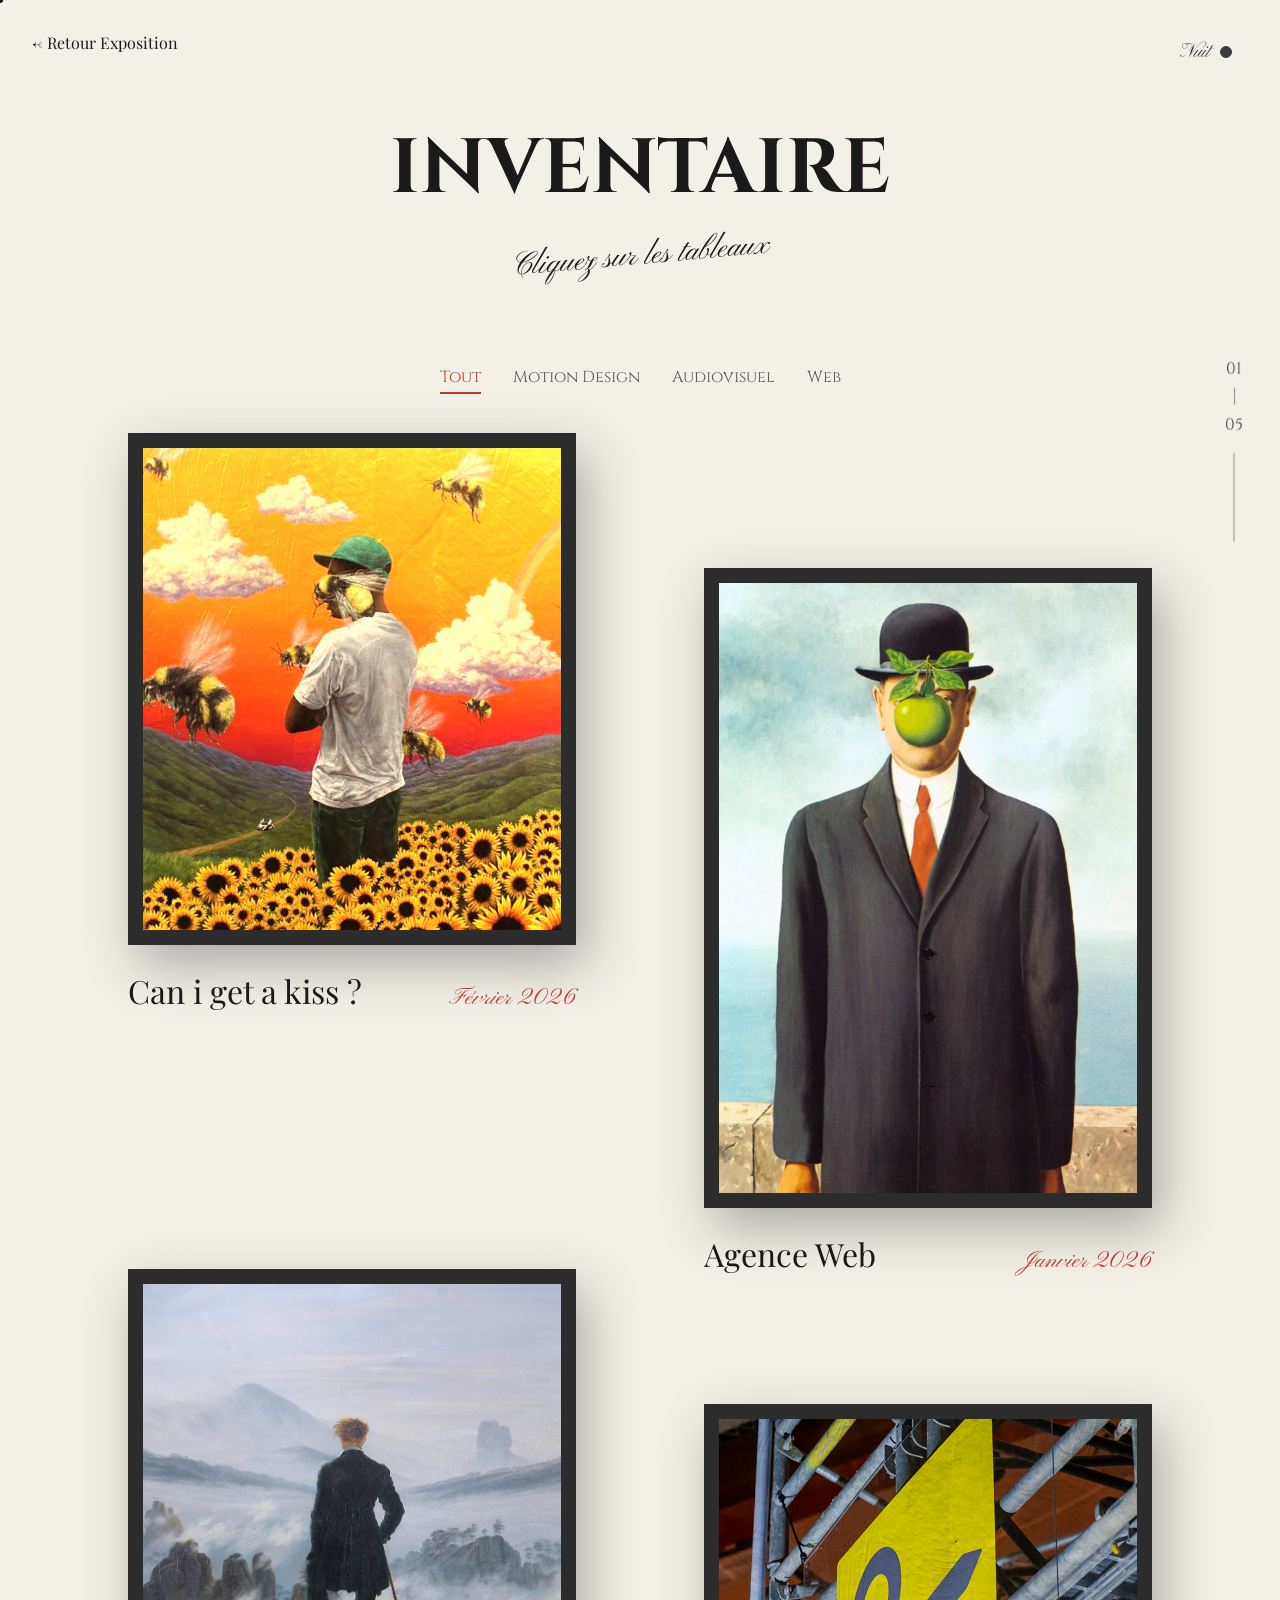
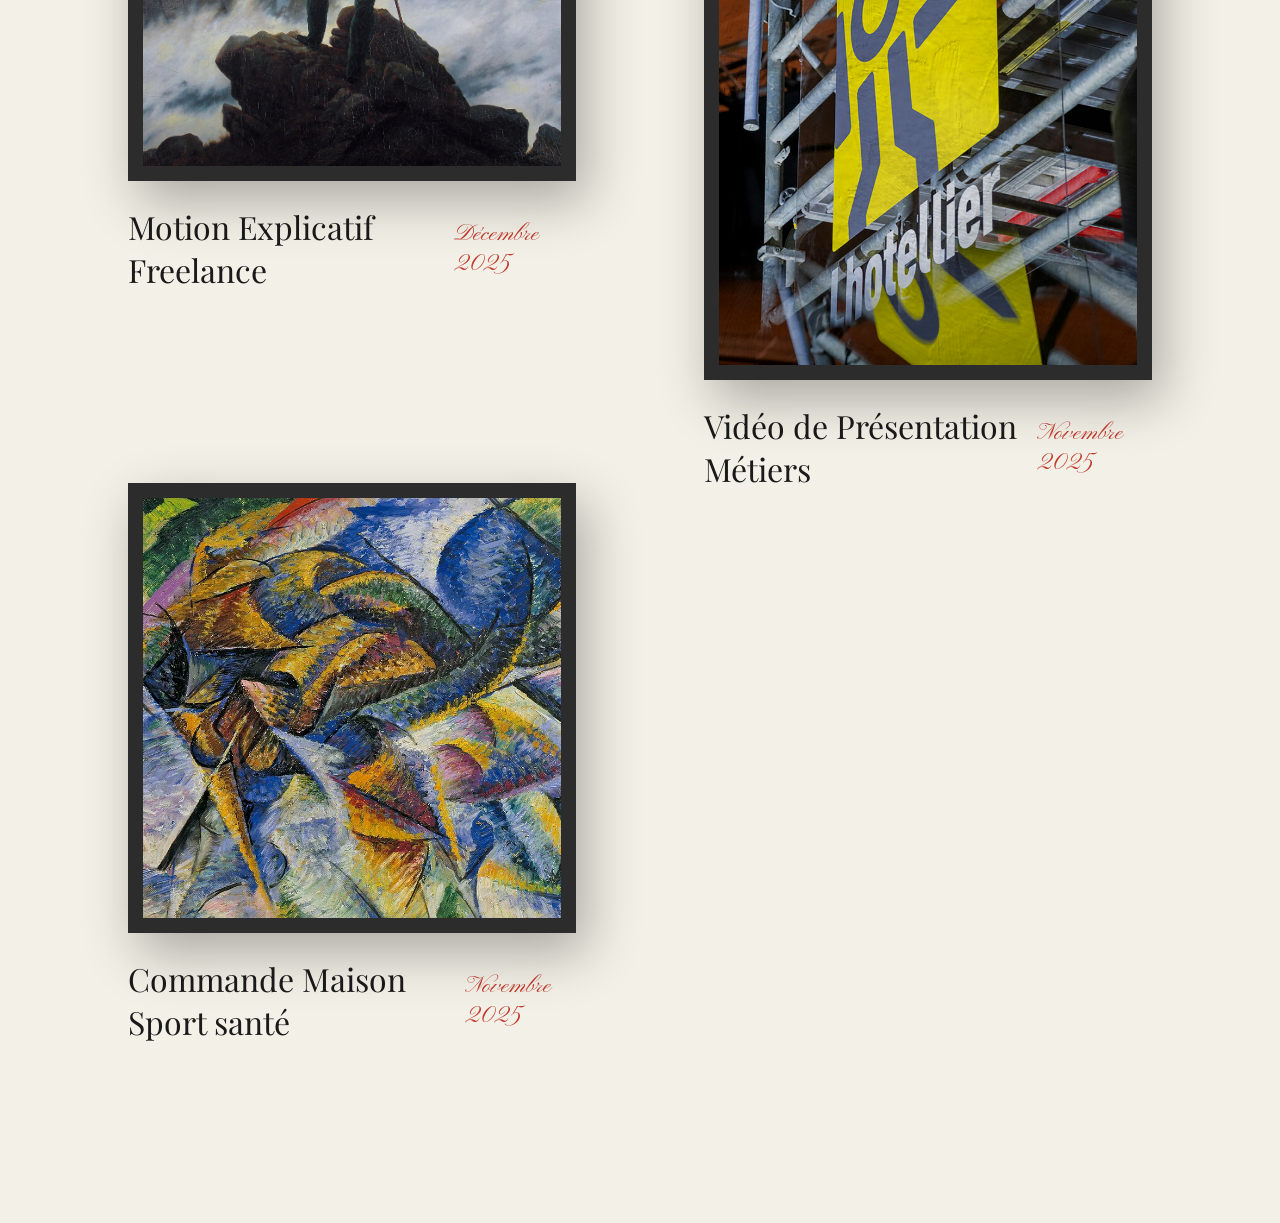
<file: projets.html>
<!DOCTYPE html>
<html lang="fr">
<head>
    <meta charset="UTF-8">
    <meta name="viewport" content="width=device-width, initial-scale=1.0">
    <title>Inventaire | Firmino Pedro</title>
    
    <link rel="preconnect" href="https://fonts.googleapis.com">
    <link rel="preconnect" href="https://fonts.gstatic.com" crossorigin>
    <link href="https://fonts.googleapis.com/css2?family=Cinzel:wght@400;700&family=Pinyon+Script&family=Playfair+Display:ital,wght@0,400;0,600;1,400&display=swap" rel="stylesheet">
    
    <link rel="stylesheet" href="style.css">
</head>
<body>

    <div class="noise-overlay"></div>
    <div class="cursor"></div>
    <div class="cursor-follower"></div>

    <button id="theme-toggle" class="theme-btn" aria-label="Changer l'ambiance">
    <span class="theme-text">Nuit</span>
    <div class="theme-icon"></div>
</button>

    <a href="index.html" class="back-fixed">&larr; Retour Exposition</a>

    <header class="catalog-header">
        <h1 class="hero-title">Inventaire</h1>
        <p class="signature">Cliquez sur les tableaux</p>
    </header>

    <div class="filter-bar">
        <button class="filter-btn active" data-filter="all">Tout</button>
        <button class="filter-btn" data-filter="webdesign">Motion Design</button>
        <button class="filter-btn" data-filter="creative-coding">Audiovisuel</button>
        <button class="filter-btn" data-filter="experiences">Web</button>
    </div>

    <!-- Fil d'Ariane (jauge) — piloté par script.js -->
<div class="catalog-gauge" data-filter="all" aria-hidden="true">
  <div class="gauge-counter">
    <span class="gauge-current">01</span>
    <span class="gauge-sep"></span>
    <span class="gauge-total">01</span>
  </div>
  <div class="gauge-line">
    <div class="gauge-fill"></div>
  </div>
</div>


    <section class="catalog-grid">
        <a href="canigetakiss.html" class="catalog-item" data-category="webdesign">
            <div class="painting-frame">
                <img src="images/tyler2.jpg" alt="Projet">
            </div>
            <div class="catalog-info">
                <span class="cat-title">Can i get a kiss ?</span>
                <span class="cat-year">Février 2026</span>
            </div>
        </a>

        <a href="suriagency.html" class="catalog-item" data-category="experiences">
            <div class="painting-frame"> <img src="images/filsdelhomme.jpg" alt="Projet">
            </div>
            <div class="catalog-info">
                <span class="cat-title">Agence Web</span>
                <span class="cat-year">Janvier 2026</span>
            </div>
        </a>

        <a href="freelance.html" class="catalog-item" data-category="webdesign">
            <div class="painting-frame">
                <img src="images/levoyageur.jpg" alt="Projet">
            </div>
            <div class="catalog-info">
                <span class="cat-title">Motion Explicatif Freelance</span>
                <span class="cat-year">Décembre 2025</span>
            </div>
        </a>

        <a href="lhotellier.html" class="catalog-item" data-category="creative-coding">
            <div class="painting-frame">
                <img src="images/lhotelier.jpg" alt="Projet">
            </div>
            <div class="catalog-info">
                <span class="cat-title">Vidéo de Présentation Métiers</span>
                <span class="cat-year">Novembre 2025</span>
            </div>
        </a>

        <a href="mms.html" class="catalog-item" data-category="creative-coding">
            <div class="painting-frame">
                <img src="images/cyclcist.jpg" alt="Projet">
            </div>
            <div class="catalog-info">
                <span class="cat-title">Commande Maison Sport santé</span>
                <span class="cat-year">Novembre 2025</span>
            </div>
        </a>
    </section>

    <script src="https://cdnjs.cloudflare.com/ajax/libs/gsap/3.12.2/gsap.min.js"></script>
    
    <script src="script.js"></script>
    
</body>
</html>
</file>
<file: style.css>
:root {
    --bg-color: #f3f0e7; /* Couleur papier crème */
    --text-color: #1a1a1a;
    --accent-color: #c0392b; /* Rouge peinture */
    --font-main: 'Playfair Display', serif;
    --font-script: 'Pinyon Script', cursive;
}

* {
    box-sizing: border-box;
    margin: 0;
    padding: 0;
    cursor: none; /* On cache le curseur par défaut */
}

body {
    background-color: var(--bg-color);
    color: var(--text-color);
    font-family: var(--font-main);
    overflow-x: hidden; /* Scroll géré par JS */
    height: 100vh;
    width: 100vw;
}

/* Texture de fond (Grain) */
.noise-overlay {
    position: fixed;
    top: 0;
    left: 0;
    width: 100%;
    height: 100%;
    pointer-events: none;
    z-index: 999;
    opacity: 0.05;
    background-image: url("https://grainy-gradients.vercel.app/noise.svg");
}

/* Loader */
.loader {
    position: fixed;
    top: 0;
    left: 0;
    width: 100%;
    height: 100%;
    background: #111;
    color: #fff;
    z-index: 1000;
    display: flex;
    justify-content: center;
    align-items: center;
    font-family: var(--font-script);
    font-size: 2rem;
}

/* Wrapper Horizontal */
.wrapper {
    display: flex;
    flex-wrap: nowrap;
    width: 700%; /* 5 sections de 100vw */
    height: 100vh;
}

.panel {
    width: 100vw;
    height: 100vh;
    display: flex;
    flex-direction: column;
    justify-content: center;
    align-items: center;
    position: relative;
    padding: 5vw;
}

/* Hero Section */
.hero-title {
    font-family: 'Cinzel', serif;
    font-size: 8vw;
    text-transform: uppercase;
    line-height: 0.9;
    mix-blend-mode: exclusion;
}

.hero-title .line {
    display: block;
    overflow: hidden; /* Pour l'animation de révélation */
}

.indent {
    margin-left: 15vw;
    font-style: italic;
    color: var(--accent-color);
}

.signature {
    font-family: var(--font-script);
    font-size: 2rem;
    margin-top: 2rem;
    transform: rotate(-5deg);
}

/* Project Frames */
.painting-frame {
    width: 40vw;
    height: 50vh;
    position: relative;
    border: 15px solid #2c2c2c;
    box-shadow: 10px 20px 50px rgba(0,0,0,0.3);
    overflow: hidden;
    transition: transform 0.3s ease;
}

.painting-frame img {
    width: 100%;
    height: 100%;
    object-fit: cover;
    transform: scale(1.2); /* Zoom initial */
}

.project-info {
    margin-top: 2rem;
    text-align: center;
}

.project-info h3 {
    font-size: 3rem;
    font-weight: 400;
}

.btn-paint {
    margin-top: 1rem;
    padding: 10px 30px;
    background: transparent;
    border: 1px solid var(--text-color);
    font-family: var(--font-main);
    text-transform: uppercase;
    letter-spacing: 2px;
    position: relative;
    overflow: hidden;
    color: var(--text-color);
}

.btn-paint::after {
    content: '';
    position: absolute;
    top: 0;
    left: 0;
    width: 0%;
    height: 100%;
    background: var(--accent-color);
    transition: width 0.3s ease;
    z-index: -1;
}

.btn-paint:hover {
    color: #fff;
    border-color: var(--accent-color);
}

.btn-paint:hover::after {
    width: 100%;
}

/* Contact */
.huge-link {
    font-size: 10vw;
    text-decoration: none;
    color: var(--text-color);
    font-weight: bold;
    transition: color 0.3s;
}

.huge-link:hover {
    color: var(--accent-color);
    font-family: var(--font-script); /* Changement de typo au survol */
}



*{ cursor: none; }

.cursor{
  position: fixed;
  width: 6px;
  height: 6px;
  border-radius: 50%;
  pointer-events: none;
  z-index: 3000;
  transform: translate(-50%, -50%);
  background: white;
  mix-blend-mode: difference;

  transition:
    width .18s ease,
    height .18s ease,
    border .18s ease,
    background .18s ease;
}

/* état cliquable */
.cursor.clickable{
  width: 18px;
  height: 18px;
  background: transparent;
  border: 1.5px solid white;
}


.bio-container {
    display: flex;
    align-items: center;
    justify-content: center;
    gap: 5vw;
    max-width: 80vw;
}

.bio-image-wrapper {
    position: relative;
    width: 25vw;
    height: 35vw;
}

.bio-img {
    width: 100%;
    height: 100%;
    object-fit: cover;
    filter: grayscale(100%) contrast(1); /* Style Noir & Blanc artistique */
    transition: filter 0.5s ease;
}

.bio-image-wrapper:hover .bio-img {
    filter: grayscale(0%); /* La couleur revient au survol */
}

.bio-frame {
    position: absolute;
    top: -20px;
    left: -20px;
    width: 100%;
    height: 100%;
    border: 2px solid var(--accent-color);
    z-index: -1;
    transition: transform 0.5s ease;
}

.bio-image-wrapper:hover .bio-frame {
    transform: translate(10px, 10px);
}

.bio-text {
    width: 35vw;
}

.section-title {
    font-family: 'Cinzel', serif;
    font-size: 4rem;
    margin-bottom: 2rem;
    position: relative;
    display: inline-block;
}

.section-title::after {
    content: '';
    position: absolute;
    bottom: 10px;
    left: 0;
    width: 40%;
    height: 2px;
    background: var(--accent-color);
}

.bio-desc {
    font-size: 1.2rem;
    line-height: 1.8;
    text-align: justify;
}

.highlight {
    font-family: var(--font-script);
    font-size: 1.5rem;
    color: var(--accent-color);
}

.signature-mark {
    margin-top: 3rem;
    font-family: var(--font-script);
    font-size: 2rem;
    text-align: right;
    opacity: 0.6;
}

/* --- STYLES COMPÉTENCES (L'Atelier) --- */
.skills-content {
    text-align: center;
    width: 80vw;
}

.subtitle {
    font-style: italic;
    opacity: 0.7;
    margin-bottom: 4rem;
}

.skills-cloud {
    display: flex;
    flex-wrap: wrap;
    justify-content: center;
    gap: 2rem;
    perspective: 1000px;
}

.skill-item {
    font-size: 2vw; /* Gros texte */
    padding: 1rem 2rem;
    border: 1px solid rgba(0,0,0,0.1);
    border-radius: 50px;
    transition: all 0.3s cubic-bezier(0.175, 0.885, 0.32, 1.275);
    background: white; /* Fond papier */
    position: relative;
}

/* Effet "Tache de peinture" au survol */
.skill-item:hover {
    background: var(--text-color);
    color: var(--bg-color);
    transform: scale(1.1) rotate(-3deg);
    border-color: transparent;
    box-shadow: 10px 10px 0px var(--accent-color);
}

/* Certains items mis en avant */
.skill-item.focus {
    border-color: var(--accent-color);
    color: var(--accent-color);
    font-weight: bold;
}
/* --- AJOUTS V2 --- */

/* Section Collection (Lien vers tous les projets) */
.collection-link {
    background-color: #1a1a1a; /* Contraste sombre */
    color: #f3f0e7;
}

.circle-link {
    position: relative;
    width: 200px;
    height: 200px;
    display: flex;
    justify-content: center;
    align-items: center;
    text-decoration: none;
    color: #f3f0e7;
    margin-top: 3rem;
    transition: transform 0.5s ease;
}

.circle-link:hover {
    transform: scale(1.1);
}

.circle-link span {
    font-family: 'Cinzel', serif;
    font-size: 1.5rem;
    z-index: 2;
}

.rotate-text {
    position: absolute;
    width: 100%;
    height: 100%;
    animation: spin 10s linear infinite;
    fill: var(--accent-color);
    font-family: var(--font-script);
    letter-spacing: 2px;
    font-size: 14px;
}

@keyframes spin {
    from { transform: rotate(0deg); }
    to { transform: rotate(360deg); }
}

/* Formulaire Artistique */
.contact-form-wrapper {
    width: 50vw;
    max-width: 600px;
}

.art-form {
    display: flex;
    flex-direction: column;
    gap: 3rem;
    margin-top: 2rem;
}

.input-group {
    position: relative;
    width: 100%;
}

.input-group input, 
.input-group textarea {
    width: 100%;
    background: transparent;
    border: none;
    outline: none;
    font-family: var(--font-main);
    font-size: 1.5rem;
    color: var(--text-color);
    padding: 10px 0;
    resize: none;
}

.input-group label {
    position: absolute;
    left: 0;
    top: 10px;
    font-family: var(--font-script);
    font-size: 1.5rem;
    color: #888;
    pointer-events: none;
    transition: 0.3s ease all;
}

.input-group .underline {
    position: absolute;
    bottom: 0;
    left: 0;
    width: 100%;
    height: 1px;
    background: #ccc;
}

.input-group .underline::after {
    content: '';
    position: absolute;
    bottom: 0;
    left: 0;
    width: 0%;
    height: 2px;
    background: var(--accent-color);
    transition: width 0.3s ease;
}

/* Animation Label Input */
.input-group input:focus ~ label,
.input-group input:not(:placeholder-shown) ~ label,
.input-group textarea:focus ~ label,
.input-group textarea:not(:placeholder-shown) ~ label {
    top: -25px;
    font-size: 1rem;
    color: var(--accent-color);
}

.input-group input:focus ~ .underline::after,
.input-group textarea:focus ~ .underline::after {
    width: 100%;
}

.btn-paint.large {
    align-self: flex-start;
    margin-top: 2rem;
    width: 100%;
}

.socials-minimal {
    margin-top: 3rem;
    text-align: center;
    font-family: var(--font-script);
    font-size: 1.2rem;
}

.socials-minimal a {
    color: var(--text-color);
    text-decoration: none;
}
.transition-overlay {
    position: fixed;
    top: 0;
    left: 0;
    width: 100%;
    height: 100vh;
    background-color: #1a1a1a; /* Couleur sombre pour le contraste */
    z-index: 9999;
    transform: scaleY(0);
    transform-origin: bottom;
    pointer-events: none;
}
/* --- Progress bar "fil d'ariane" (index) --- */
.exhibit-progress{
  position: fixed;
  left: 2rem;
  top: 2rem;
  bottom: auto;
  z-index: 980; /* sous le grain (999), au-dessus du contenu */
  width: min(420px, 78vw);
  padding: 0.9rem 1rem;
  border-radius: 18px;
  background: rgba(243, 240, 231, 0.85);
  border: 1px solid rgba(26,26,26,0.12);
  box-shadow: 0 16px 40px rgba(0,0,0,0.10);
  backdrop-filter: blur(6px);
}

.exhibit-progress__top{
  display: flex;
  align-items: baseline;
  justify-content: space-between;
  gap: 1rem;
  margin-bottom: 0.65rem;
}

.exhibit-progress__title{
  font-family: 'Cinzel', serif;
  font-size: 0.75rem;
  letter-spacing: 0.18em;
  text-transform: uppercase;
  opacity: 0.75;
}

.exhibit-progress__label{
  font-family: var(--font-script);
  font-size: 1.2rem;
  color: var(--accent-color);
  transform: rotate(-1.5deg);
  line-height: 1;
  white-space: nowrap;
}

.exhibit-progress__bar{
  position: relative;
  height: 10px;
  border-radius: 999px;
  background: rgba(26,26,26,0.12);
  overflow: hidden;
}

.exhibit-progress__fill{
  position: absolute;
  inset: 0;
  background: var(--accent-color);
  transform: scaleX(0);
  transform-origin: left center;
  will-change: transform;
}

.exhibit-progress__steps{
  position: absolute;
  inset: 0;
  list-style: none;
  margin: 0;
  padding: 0;
}

.exhibit-progress__step{
  position: absolute;
  top: 50%;
  transform: translate(-50%, -50%);
  width: 12px;
  height: 12px;
  border-radius: 999px;
  background: var(--bg-color);
  border: 1px solid rgba(26,26,26,0.35);
  box-shadow: 0 6px 16px rgba(0,0,0,0.10);
  cursor: none; /* ton curseur custom */
  transition: transform 0.2s ease, background 0.2s ease, border-color 0.2s ease;
}

.exhibit-progress__step:hover{
  transform: translate(-50%, -50%) scale(1.15);
  border-color: rgba(26,26,26,0.55);
}

.exhibit-progress__step.is-active{
  background: var(--accent-color);
  border-color: transparent;
  transform: translate(-50%, -50%) scale(1.15);
}

/* Mobile */
@media (max-width: 700px){
  .exhibit-progress{
    left: 1.25rem;
    top: 1.25rem;
    bottom: auto;
  }
  .exhibit-progress__label{
    font-size: 1.05rem;
  }
}
/* ================================
   RESPONSIVE iPhone + iPad (ADDON)
   À coller à la FIN de style.css
================================ */

/* iOS friendly viewport height (piloté par JS via --vh) */
html, body { height: 100%; }
body{
  height: auto;
  min-height: calc(var(--vh, 1vh) * 100);
}

/* Panels / wrapper utilisent la hauteur réelle du device (évite les sauts Safari iOS) */
.wrapper,
.panel{
  height: calc(var(--vh, 1vh) * 100);
}

/* Typo responsive (évite trop grand sur petit / trop petit sur grand) */
.hero-title{
  font-size: clamp(2.6rem, 8vw, 6rem);
}
.signature{
  font-size: clamp(1.2rem, 3.5vw, 2rem);
}
.section-title{
  font-size: clamp(2rem, 5.5vw, 4rem);
}
.project-info h3{
  font-size: clamp(1.8rem, 5vw, 3rem);
}
.skill-item{
  font-size: clamp(0.95rem, 2vw, 1.3rem);
}

/* "La Réserve" (remplace ton inline style supprimé) */
.hero-title--reserve{
  font-size: clamp(2.2rem, 6.5vw, 4.5rem);
}

/* Safe areas (notch) pour l’UI fixe */
.exhibit-progress{
  left: max(2rem, env(safe-area-inset-left));
  top: max(2rem, env(safe-area-inset-top));
}

/* ---------- iPad / Tablettes ---------- */
@media (max-width: 1024px){
  .panel{
    padding: clamp(1.25rem, 6vw, 3.5rem);
  }

  .indent{
    margin-left: 8vw; /* moins agressif que 15vw */
  }

  /* BIO : plus souple */
  .bio-container{
    max-width: 92vw;
    gap: 4vw;
  }
  .bio-image-wrapper{
    width: 40vw;
    height: 55vw;
  }
  .bio-text{
    width: 50vw;
  }
  .bio-desc{
    font-size: 1.1rem;
    line-height: 1.7;
  }

  /* Projets : frame plus lisible */
  .painting-frame{
    width: 70vw;
    height: 45vh;
    border-width: 10px;
  }

  /* Compétences */
  .skills-content{ width: 90vw; }
  .skills-cloud{ gap: 1.25rem; }

  /* Contact */
  .contact-form-wrapper{
    width: 80vw;
    max-width: 680px;
  }

  /* Réserve : cercle plus compact */
  .circle-link{
    width: 180px;
    height: 180px;
  }
}

/* ---------- iPhone / petits écrans ---------- */
@media (max-width: 700px){
  .panel{
    padding: 8vw 6vw;
  }

  /* Progress bar plus large et safe-area */
  .exhibit-progress{
    width: min(360px, 92vw);
    left: max(1.25rem, env(safe-area-inset-left));
    top: max(1.25rem, env(safe-area-inset-top));
  }

  /* BIO : stack en colonne */
  .bio-container{
    flex-direction: column;
    align-items: center;
    gap: 2.5rem;
    max-width: 94vw;
  }
  .bio-image-wrapper{
    width: 72vw;
    height: 92vw;
  }
  .bio-text{
    width: 100%;
  }
  .bio-desc{
    text-align: left;   /* plus agréable sur mobile */
    font-size: 1.05rem;
    line-height: 1.75;
  }
  .highlight{
    font-size: 1.25rem;
  }

  /* Projets : plein écran-ish */
  .painting-frame{
    width: 86vw;
    height: 48vh;
    border-width: 10px;
  }

  .project-info{
    margin-top: 1.25rem;
  }

  /* Boutons : faciles à cliquer */
  .btn-paint{
    width: 100%;
    padding: 12px 18px;
  }

  /* Skills */
  .skills-cloud{ gap: 1rem; }
  .skill-item{
    padding: 0.8rem 1.2rem;
  }

  /* Réserve */
  .circle-link{
    width: 160px;
    height: 160px;
  }

  /* Form */
  .contact-form-wrapper{
    width: 90vw;
  }
  .input-group input,
  .input-group textarea{
    font-size: 1.15rem;
  }
  .input-group label{
    font-size: 1.25rem;
  }
}

/* ---------- Touch devices : pas de curseur custom ---------- */
@media (hover: none) and (pointer: coarse){
  *{ cursor: auto !important; }

  .cursor,
  .cursor-follower{
    display: none !important;
  }

  .exhibit-progress__step{
    cursor: pointer !important;
  }

  a, button{
    -webkit-tap-highlight-color: rgba(192,57,43,0.18);
  }

  .btn-paint,
  .circle-link{
    touch-action: manipulation;
  }
}
/* =======================================================
   PARCOURS FINAL : FRISE HISTORIQUE AVEC LOGO À DROITE
   ======================================================= */

.journey-content {
    width: 95vw; /* On élargit un peu pour faire de la place au 5ème */
    max-width: 1300px;
    margin: 0 auto;
}

.museum-timeline {
    display: grid;
    grid-template-rows: 1fr 2px 1fr;
    grid-template-columns: repeat(5, 1fr); /* 5 COLONNES ! */
    gap: 0 2vw; /* Un peu moins d'écart pour que les 5 rentrent bien */
    position: relative;
    margin-top: 6rem;
    align-items: center;
}

/* Fix pour l'assignation des 5 colonnes */
.museum-item:nth-child(2) { grid-column: 1; }
.museum-item:nth-child(3) { grid-column: 2; }
.museum-item:nth-child(4) { grid-column: 3; }
.museum-item:nth-child(5) { grid-column: 4; }
.museum-item:nth-child(6) { grid-column: 5; } /* La 5ème expérience gérée ici */

/* --- L'AXE CENTRAL --- */
.museum-axis {
    grid-row: 2;
    grid-column: 1 / -1;
    height: 2px;
    background: rgba(0,0,0,0.15);
    z-index: 1;
    transform-origin: left center;
}
[data-theme="dark"] .museum-axis { background: rgba(255,255,255,0.15); }

/* --- STRUCTURE DES ITEMS (Haut/Bas) --- */
.museum-item {
    position: relative;
    display: flex;
    flex-direction: column;
}

.museum-item.top {
    grid-row: 1;
    justify-content: flex-end;
    padding-bottom: 35px; /* Espace pour la tige */
}

.museum-item.bottom {
    grid-row: 3;
    justify-content: flex-start;
    padding-top: 35px; /* Espace pour la tige */
}

/* --- LA CARTE (Texte à gauche, Logo à droite) --- */
.museum-card {
    display: flex;
    justify-content: space-between;
    align-items: flex-start;
    gap: 1.5rem;
    text-align: left;
    transition: transform 0.3s ease;
}

.m-content-wrap {
    flex: 1;
}

/* --- LE NOUVEAU BADGE D'ENTREPRISE (Créatif & Dynamique) --- */
.m-brand {
    position: relative;
    width: 90px;
    height: 90px;
    flex-shrink: 0;
    display: flex;
    align-items: center;
    justify-content: center;
    margin-top: -10px; /* L'aligne joliment avec la date */
}

/* Le texte tournant autour du logo */
.m-ring {
    position: absolute;
    width: 100%;
    height: 100%;
    animation: spin 15s linear infinite; /* Rotation lente par défaut */
    fill: var(--text-color);
    font-family: var(--font-main);
    font-size: 11.5px;
    letter-spacing: 1.5px;
    opacity: 0.3;
    transition: opacity 0.4s ease, fill 0.4s ease;
}

[data-theme="dark"] .m-ring {
    fill: var(--text-color);
}

/* Le conteneur du logo au centre */
.m-logo-center {
    width: 45px;
    height: 45px;
    background: transparent;
    display: flex;
    align-items: center;
    justify-content: center;
    z-index: 2;
    transition: transform 0.6s cubic-bezier(0.34, 1.56, 0.64, 1), filter 0.4s ease;
    filter: grayscale(100%) opacity(0.8); /* Noir & Blanc artistique au repos */
}

.m-logo-center img {
    width: 100%;
    height: 100%;
    object-fit: contain;
}

/* EFFETS MAGIQUES AU SURVOL DE L'EXPÉRIENCE */
.museum-item:hover .m-ring {
    opacity: 1;
    fill: var(--accent-color);
    animation: spin 6s linear infinite; /* Le texte tourne plus vite ! */
}

.museum-item:hover .m-logo-center {
    transform: scale(1.4) rotate(5deg); /* Le logo sort de l'écran avec un léger tilt */
    filter: grayscale(0%) opacity(1); /* La couleur revient ! */
}

/* On désactive les anciens styles m-logo sur mobile pour adapter le badge */
@media (max-width: 900px) {
    .m-brand {
        width: 70px;
        height: 70px;
        margin-top: 0;
    }
    .m-ring {
        font-size: 14px;
    }
    .m-logo-center {
        width: 35px;
        height: 35px;
    }
}

/* --- POINTS ET TIGES --- */
.museum-dot {
    position: absolute;
    width: 14px;
    height: 14px;
    border-radius: 50%;
    background: var(--bg-color);
    border: 2px solid var(--text-color);
    left: 0;
    z-index: 3;
    transition: 0.3s ease;
}
.museum-item.top .museum-dot { bottom: -7px; }
.museum-item.bottom .museum-dot { top: -7px; }

.museum-stem {
    position: absolute;
    width: 2px;
    height: 35px; /* Réduit de 45px à 35px pour compacter */
    background: rgba(0,0,0,0.1);
    left: 6px;
    z-index: 2;
}
[data-theme="dark"] .museum-stem { background: rgba(255,255,255,0.1); }
.museum-item.top .museum-stem { bottom: 0; }
.museum-item.bottom .museum-stem { top: 0; }

/* --- TYPOGRAPHIE INTERNE --- */
.m-date {
    display: block;
    font-family: 'Cinzel', serif;
    font-size: 1.6rem;
    font-weight: 700;
    color: var(--accent-color);
    line-height: 1;
    margin-bottom: 0.3rem;
}

.m-tag {
    font-family: var(--font-script);
    color: var(--text-color);
    opacity: 0.7;
    font-size: 1.1rem;
    display: block;
    margin-bottom: 0.8rem;
}

.m-title {
    font-family: 'Cinzel', serif;
    font-size: 1.2rem;
    color: var(--text-color);
    margin-bottom: 0.5rem;
}

.m-desc {
    font-size: 0.9rem;
    line-height: 1.5;
    opacity: 0.8;
    margin-bottom: 1rem;
}

.m-school {
    display: inline-block;
    font-size: 0.7rem;
    text-transform: uppercase;
    letter-spacing: 1px;
    padding: 3px 8px;
    border: 1px solid rgba(0,0,0,0.15);
    opacity: 0.7;
}

/* --- EFFETS AU SURVOL --- */
.museum-item:hover .museum-dot {
    background: var(--accent-color);
    border-color: var(--accent-color);
    transform: scale(1.3);
}

.museum-item:hover .m-logo {
    transform: translateY(-5px) scale(1.1);
    box-shadow: 0 8px 20px rgba(0,0,0,0.1);
}

/* --- MOBILE RESPONSIVE --- */
@media (max-width: 900px) {
    .museum-timeline {
        display: flex;
        flex-direction: column;
        gap: 3rem;
    }
    .museum-axis {
        position: absolute;
        width: 2px;
        height: 100%;
        left: 6px;
        top: 0;
    }
    .museum-item.top, .museum-item.bottom {
        width: 100%;
        padding: 0 0 0 40px;
    }
    .museum-item.top .museum-dot, .museum-item.bottom .museum-dot {
        left: 0;
        top: 8px;
        bottom: auto;
    }
    .museum-item.top .museum-stem, .museum-item.bottom .museum-stem {
        display: none;
    }
    .museum-card {
        gap: 1rem;
    }
    .m-logo {
        width: 40px;
        height: 40px;
    }
}

/* --- PARTIE GAUCHE (Dates) --- */
.ed-left {
    flex: 0 0 100px; /* Largeur fixe pour les dates */
    text-align: right;
    padding-top: 0.5rem;
}

.ed-year {
    font-family: 'Cinzel', serif;
    font-size: 1.8rem;
    line-height: 1.2;
    color: var(--text-color);
    font-weight: 700;
    opacity: 0.3; /* Discret par défaut */
    transition: opacity 0.3s ease, color 0.3s ease;
}

.ed-item:hover .ed-year {
    opacity: 1;
    color: var(--accent-color); /* Devient rouge au survol */
}

/* --- LA LIGNE DE SÉPARATION --- */
.ed-divider {
    width: 1px;
    background-color: rgba(0,0,0,0.1);
    position: relative;
}

/* La ligne colorée qui descend */
.ed-divider::after {
    content: '';
    position: absolute;
    top: 0; left: 0;
    width: 2px; /* Un peu plus épais */
    height: 0%; /* Invisible au début */
    background-color: var(--accent-color);
    transition: height 0.4s ease;
}

.ed-item:hover .ed-divider::after {
    height: 100%; /* Se remplit au survol */
}

/* --- PARTIE DROITE (Contenu) --- */
.ed-right {
    flex: 1;
    padding-top: 0.2rem;
    padding-bottom: 2rem;
}

.ed-tag {
    font-family: var(--font-script);
    color: var(--accent-color);
    font-size: 1.2rem;
    margin-bottom: 0.5rem;
    display: block;
}

.ed-title {
    font-family: 'Cinzel', serif;
    font-size: 1.8rem;
    margin-bottom: 1rem;
    color: var(--text-color);
}

.ed-desc {
    font-family: var(--font-main);
    font-size: 1.1rem;
    line-height: 1.6;
    margin-bottom: 1.5rem;
    opacity: 0.8;
    max-width: 500px;
}

.ed-school {
    display: inline-block;
    font-size: 0.85rem;
    text-transform: uppercase;
    letter-spacing: 1px;
    padding: 5px 10px;
    border: 1px solid rgba(0,0,0,0.1);
    opacity: 0.6;
}

.journey-mark {
    text-align: right;
    font-family: var(--font-script);
    margin-top: 2rem;
    opacity: 0.5;
}

/* --- RESPONSIVE MOBILE --- */
@media (max-width: 768px) {
    .ed-item {
        flex-direction: column; /* On empile tout */
        gap: 1rem;
        padding-bottom: 3rem;
        border-left: 1px solid rgba(0,0,0,0.1); /* Ligne à gauche sur mobile */
        padding-left: 1.5rem;
    }

    .ed-divider { display: none; } /* On cache la ligne centrale */

    .ed-left {
        text-align: left;
        flex: auto;
    }
    
    .ed-year {
        font-size: 1.5rem;
    }

    .ed-title {
        font-size: 1.4rem;
    }
}
/* Modification du conteneur principal */
.journey-content {
    width: 80vw;
    max-width: 900px;
}


.editorial-timeline::-webkit-scrollbar {
  width: 4px;
}
.editorial-timeline::-webkit-scrollbar-track {
  background: transparent;
}
.editorial-timeline::-webkit-scrollbar-thumb {
  background-color: var(--accent-color);
  border-radius: 4px;
}


/* Ajustement pour que ça rentre mieux (plus compact) */
.ed-item {
    display: flex;
    align-items: stretch;
    gap: 3rem;
    padding-bottom: 2rem; /* Réduit un peu l'espace (était 3rem) */
    position: relative;
    transition: transform 0.3s ease;
}

.ed-year {
    font-size: 1.5rem; /* Un peu plus petit pour l'élégance */
}

.ed-title {
    font-size: 1.5rem; /* Un peu plus petit */
    margin-bottom: 0.5rem;
}

.ed-desc {
    font-size: 1rem;
    margin-bottom: 1rem;
    max-width: 100%; /* Utilise toute la largeur dispo */
}


        .catalog-header {
            padding: 15vh 5vw 10vh;
            text-align: center;
        }

        .filter-bar {
            display: flex;
            justify-content: center;
            gap: 2rem;
            margin-bottom: 5vh;
            font-family: 'Cinzel', serif;
        }

        .filter-btn {
            background: none;
            border: none;
            font-family: inherit;
            font-size: 1rem;
            opacity: 0.5;
            transition: 0.3s;
            position: relative;
        }

        .filter-btn.active, .filter-btn:hover {
            opacity: 1;
            color: var(--accent-color);
        }

        .catalog-grid {
            display: grid;
            grid-template-columns: repeat(2, 1fr);
            gap: 10vw; /* Espacement énorme pour l'effet galerie */
            padding: 0 10vw 20vh;
        }

        .catalog-item {
            position: relative;
            display: block; /* Link container */
        }

        /* Décalage une colonne sur deux pour effet masonry */
        .catalog-item:nth-child(even) {
            transform: translateY(15vh);
        }

        .catalog-info {
            margin-top: 1.5rem;
            display: flex;
            justify-content: space-between;
            align-items: baseline;
            border-bottom: none;
            padding-bottom: 0;
        }

        .cat-title { font-size: 2rem; font-family: 'Playfair Display', serif; }
        .cat-year { font-family: 'Pinyon Script', cursive; color: var(--accent-color); font-size: 1.5rem; }
        
        .back-fixed {
            position: fixed;
            top: 2rem;
            left: 2rem;
            z-index: 100;
            text-decoration: none;
            color: var(--text-color);
            mix-blend-mode: normal;
        }
    
        /* --- Corrections demandées --- */
        .catalog-header .hero-title{
            mix-blend-mode: normal;
            color: var(--text-color);
        }
        .back-fixed{
            mix-blend-mode: normal;
            color: var(--text-color);
            opacity: 1;
        }

        /* Tri */
        .catalog-item.is-hidden{ display:none; }
        .filter-btn{
            color: var(--text-color);
            opacity: 0.7;
            cursor: none;
        }
        .filter-btn.active{ opacity: 1; }
        .filter-btn::after{
            content:'';
            position:absolute;
            left:0;
            bottom:-6px;
            width:0%;
            height:2px;
            background: var(--accent-color);
            transition: width 0.3s ease;
        }
        .filter-btn.active::after,
        .filter-btn:hover::after{
            width:100%;
        }

/* ================================
   PROJETS (catalogue) — inline styles moved here
================================ */

/* Remplace: <h1 class="hero-title" style="font-size: 6vw;"> */
.catalog-header .hero-title{
  font-size: 6vw;
}

/* Remplace: style="width: 100%; height: ...vw" sur .painting-frame */
.catalog-grid .painting-frame{
  width: 100%;
}

/* Heights par item (comme dans le HTML original) */
.catalog-grid .catalog-item:nth-child(1) .painting-frame{ height: 40vw; }
.catalog-grid .catalog-item:nth-child(2) .painting-frame{ height: 50vw; }
.catalog-grid .catalog-item:nth-child(3) .painting-frame{ height: 40vw; }
.catalog-grid .catalog-item:nth-child(4) .painting-frame{ height: 45vw; }


/* =========================================
   PROJET V2 : STYLE VIDÉO / MOTION (Fond Clair)
   ========================================= */

/* NOUVEAU CODE (compatible Nuit) */
body.project-v2 {
    overflow-y: auto !important;
    height: auto !important;
    overflow-x: hidden;
    background-color: var(--bg-color); /* On utilise la variable dynamique */
}

/* Bouton Fermer : en haut à gauche (laisser le switch à droite) */
.back-floating {
  position: fixed;

  /* En haut à gauche + safe-area iPhone */
  top: max(2rem, env(safe-area-inset-top));
  left: max(2rem, env(safe-area-inset-left));
  right: auto;

  z-index: 2000; /* même niveau que le bouton theme */
  display: flex;
  align-items: center;
  gap: 10px;

  text-decoration: none;
  color: var(--text-color);
}

.back-icon { font-size: 1.5rem; line-height: 1; }
.back-label {
  font-family: 'Cinzel', serif;
  text-transform: uppercase;
  font-size: 0.8rem;
  letter-spacing: 2px;
}


/* --- HERO SECTION --- */
.v2-hero {
    height: 90vh;
    position: relative;
    display: flex; align-items: center; justify-content: center;
    overflow: hidden;
    background: var(--bg-color); /* Fond clair confirmé */
}




/* La ligne rouge reste ROUGE (pas de blend) */
.v2-title .line.indent{
  mix-blend-mode: normal;
  color: var(--accent-color);
  text-shadow: 0 10px 30px rgba(0,0,0,0.5);
}

/* Le meta-tag rouge reste rouge aussi */
.meta-tag{
  mix-blend-mode: normal;
  color: var(--accent-color);
}


.meta-tag {
    font-family: var(--font-script);
    font-size: 1.5rem;
    display: block; margin-bottom: 1rem;
    /* Pas de blend mode sur le rouge sinon ça devient cyan */
    color: var(--accent-color); 
    mix-blend-mode: normal; 
}

.v2-title {
    font-family: 'Cinzel', serif;
    font-size: 10vw;
    line-height: 0.8;
    text-transform: uppercase;
}
.v2-title .indent {
    margin-left: 15vw;
    font-style: italic;
    font-family: 'Playfair Display', serif;
    
    /* Le Rouge Peinture */
    color: var(--accent-color);
 
    
    /* IMPORTANT : On sort ce mot du mix-blend-mode du parent */
    /* Isolation permet de garder la couleur rouge pure */
    isolation: isolate; 
    mix-blend-mode: normal;
    
    /* Petite ombre pour qu'il soit lisible sur les fleurs jaunes/vertes */
    text-shadow: 0 10px 30px rgba(0,0,0,0.5);
}

.v2-hero-visual {
    width: 60vw; height: 70vh;
    z-index: 1;
    transform: rotate(2deg);
    position: relative;
}

.hero-paint {
    width: 100%; height: 100%;
    border: none;
    /* Ombre douce pour fond clair */
    box-shadow: 20px 20px 60px rgba(0,0,0,0.15); 
}
.hero-paint img {
    width: 100%; height: 100%; object-fit: cover;
    /* Filtre léger pour unifier */
    filter: sepia(10%) contrast(1.1); 
}

/* Hero V2 : vidéo doit remplir le cadre comme une image */
.hero-paint video{
  width: 100%;
  height: 100%;
  display: block;
  object-fit: contain;      /* ENTIER (pas coupé) */
  object-position: center;
  background: var(--bg-color); /* optionnel : couleur derrière si bandes */
}



/* --- GRID LAYOUT --- */
.v2-grid-layout {
    display: grid; grid-template-columns: 1fr 2fr;
    gap: 5vw; width: 90vw; margin: 10vh auto;
    position: relative;
}

.v2-sticky-sidebar { position: relative; }

.cartel-box {
    position: sticky; top: 15vh;
    padding: 2rem;
    border-top: 2px solid var(--accent-color);
}

.cartel-title { font-family: 'Cinzel', serif; font-size: 1.2rem; margin-bottom: 2rem; color: var(--text-color); }
.cartel-list { list-style: none; padding: 0; margin-bottom: 3rem; }
.cartel-list li { margin-bottom: 1.5rem; font-family: var(--font-main); font-size: 1rem; color: var(--text-color); }
.cartel-list li span { display: block; font-family: 'Cinzel', serif; font-size: 0.75rem; opacity: 0.5; margin-bottom: 0.2rem; text-transform: uppercase; }

.v2-scroll-content { padding-top: 15vh; }

.text-chapter { width: 80%; margin-bottom: 10vh; }
.chapter-number { font-family: var(--font-script); color: var(--accent-color); font-size: 2rem; display: block; margin-bottom: 1rem; }
.text-chapter h3 { font-family: 'Cinzel', serif; font-size: 2.5rem; margin-bottom: 1.5rem; color: var(--text-color); }
.text-chapter p { font-size: 1.2rem; line-height: 1.8; text-align: justify; color: var(--text-color); }

/* --- NOUVEAU : STYLE VIDEO CHAPTER --- */
.video-chapter {
    margin: 5vh 0 15vh 0;
    width: 100%;
}

/* ===============================
   Chapter split (texte gauche / vidéo droite)
   =============================== */
.chapter-split{
  display: grid;
  grid-template-columns: 1.15fr 0.85fr; /* texte un peu + large que la vidéo */
  gap: 4vw;
  align-items: start;
  margin-bottom: 15vh; /* garde un rythme similaire au reste */
}

/* On neutralise les largeurs/marges prévues pour l'empilement */
.chapter-split .text-chapter{
  width: 100%;
  margin-bottom: 0;
}

.chapter-split .video-chapter{
  width: 100%;
  margin: 0;
}

/* Optionnel : pour que la verticale reste propre dans la colonne */
.chapter-split .vertical-video{
  width: min(420px, 100%);
  margin: 0 auto;
}

/* Sur iPad/iPhone : on repasse en pile (comme ton layout mobile actuel) */
@media (max-width: 900px){
  .chapter-split{
    grid-template-columns: 1fr;
    gap: 2rem;
    margin-bottom: 10vh;
  }
}


.video-frame {
    width: 100%; 
    height: auto; 
    aspect-ratio: 16/9;
    border: 10px solid #fff; /* Cadre blanc autour de la vidéo */
    box-shadow: 0 20px 50px rgba(0,0,0,0.1);
    position: relative;
}

.video-frame video {
    width: 100%; height: 100%;
    object-fit: cover;
    display: block;
}

.video-caption {
    font-family: var(--font-script);
    text-align: right;
    margin-top: 1rem;
    font-size: 1.2rem;
    opacity: 0.6;
}

.gallery-duo { display: flex; gap: 2rem; margin-bottom: 15vh; }
.duo-item { flex: 1; height: 40vw; overflow: hidden; }
.duo-item img { width: 100%; height: 120%; object-fit: cover; }
.duo-item:nth-child(2) { margin-top: 10vh; }

/* --- NEXT --- */
.v2-next {
    height: 40vh; display: flex; align-items: center; justify-content: center;
    background: #1a1a1a; color: #f3f0e7; text-align: center;
}
.next-sub { display: block; font-family: var(--font-script); font-size: 1.5rem; color: var(--accent-color); margin-bottom: 1rem; }
.next-title { font-family: 'Cinzel', serif; font-size: 5vw; color: #f3f0e7; text-decoration: none; transition: letter-spacing 0.5s ease; }
.next-title:hover { letter-spacing: 10px; }

@media (max-width: 900px) {
    .v2-grid-layout { grid-template-columns: 1fr; }
    .cartel-box { position: relative; top: 0; margin-bottom: 3rem; border-top: none; border-left: 2px solid var(--accent-color); }
    .v2-scroll-content { padding-top: 0; }
    .v2-title { font-size: 15vw; }
    .v2-hero-visual { width: 80vw; height: 50vh; }
    .text-chapter { width: 100%; }
    .gallery-duo { flex-direction: column; }
    .duo-item { height: 60vh; }
}

/* À ajouter à la fin de style.css */

/* Pour les mockups de site web */
.web-mockup img.scroll-img {
    width: 100%;
    height: 100%;
    object-fit: cover; /* Ou 'contain' si tu veux voir tout le site sans couper */
    object-position: top; /* On montre le haut du site en priorité */
}

/* =========================================
   MODE GALERIE NOCTURNE (DARK MODE)
   ========================================= */

/* 1. Définition des couleurs Nuit */
[data-theme="dark"] {
    --bg-color: #121212;      /* Noir charbon profond */
    --text-color: #e0e0e0;    /* Blanc cassé pour ne pas agresser l'œil */
    --accent-color: #ff4757;  /* Rouge légèrement plus vif pour le contraste */
    --frame-border: #2a2a2a;
}

/* Transition douce pour tout le site */
body, .panel, .timeline-card, .skill-item, .painting-frame {
    transition: background-color 0.6s ease, color 0.6s ease, border-color 0.6s ease;
}

/* 2. Ajustements spécifiques au mode sombre */

/* Le grain (noise) doit être plus subtil sur fond noir */
[data-theme="dark"] .noise-overlay {
    opacity: 0.08;
    background-image: url("https://grainy-gradients.vercel.app/noise.svg"); 
    filter: invert(1); /* Inverse le grain pour qu'il soit clair sur fond sombre */
}

/* Inversion des bordures et cartes */
[data-theme="dark"] .painting-frame {
    border-color: #333;
    box-shadow: 0 20px 60px rgba(0,0,0,0.8); /* Ombres plus profondes */
}

[data-theme="dark"] .timeline-card,
[data-theme="dark"] .skill-item {
    background: #1e1e1e; /* Carte gris foncé */
    border-color: #333;
    color: var(--text-color);
}

[data-theme="dark"] .skill-item:hover {
    background: var(--text-color);
    color: var(--bg-color);
}

/* Le formulaire et les inputs */
[data-theme="dark"] .input-group input, 
[data-theme="dark"] .input-group textarea {
    color: var(--text-color);
}
[data-theme="dark"] .input-group .underline {
    background: #444;
}

/* La barre de progression (fil d'ariane) */
[data-theme="dark"] .exhibit-progress {
    background: rgba(30, 30, 30, 0.85);
    border-color: rgba(255,255,255,0.1);
}
[data-theme="dark"] .exhibit-progress__step {
    background: #121212;
    border-color: rgba(255,255,255,0.3);
}

/* --- LE BOUTON SWITCH (Style DA) --- */
.theme-btn {
    position: fixed;
    top: 2.5rem;
    right: 3rem;
    z-index: 2000; /* Au-dessus de tout */
    background: transparent;
    border: none;
    display: flex;
    align-items: center;
    gap: 10px;
    font-family: var(--font-script);
    font-size: 1.2rem;
color: #fff;
mix-blend-mode: difference;

    opacity: 0.8;
    transition: transform 0.3s ease, opacity 0.3s;
}

.theme-btn:hover {
    opacity: 1;
    transform: scale(1.1);
}

.theme-icon {
    width: 12px;
    height: 12px;
    border-radius: 50%;
    border: 1px solid currentColor;
    background: currentColor; /* Plein = Jour */
    transition: background 0.3s ease;
}

/* En mode nuit, l'icône devient un cercle vide (Lune/Nuit) */
[data-theme="dark"] .theme-icon {
    background: transparent; 
}

/* Ajustement Mobile */
@media (max-width: 700px) {
    .theme-btn {
        top: 1.5rem;
        right: 1.5rem;
    }
}
/* ===============================
   MODE NUIT : section Réserve claire
   =============================== */

[data-theme="dark"] .collection-link {
    background: #f3f0e7; /* même fond que ton site */
    color: #1a1a1a;
}

/* textes à l'intérieur */
[data-theme="dark"] .collection-link h2,
[data-theme="dark"] .collection-link p,
[data-theme="dark"] .collection-link span {
    color: #1a1a1a;
}

/* ligne décorative */
[data-theme="dark"] .collection-link::before,
[data-theme="dark"] .collection-link::after {
    background: #1a1a1a;
}
/* FIX: "La Réserve" (h2.hero-title--reserve) devient noir en mode nuit */
[data-theme="dark"] .collection-link .hero-title--reserve{
  color: #111 !important;
  mix-blend-mode: normal !important; /* annule le "exclusion" qui grise */
  opacity: 1 !important;
}
[data-theme="dark"] .collection-link .subtitle{
  color: #111 !important;
  opacity: 0.9;
}

/* ===============================
   Parcours : section moins haute
   =============================== */
.panel.journey {
    height: auto;
    min-height: 80vh;
    padding-top: 4vh;    /* On réduit drastiquement le vide en haut (était 12vh) */
    padding-bottom: 8vh;
    justify-content: flex-start; 
}
.museum-timeline {
    display: grid;
    grid-template-rows: 1fr 2px 1fr;
    grid-template-columns: repeat(5, 1fr);
    gap: 0 3vw;
    position: relative;
    margin-top: 2rem;    /* On rapproche la frise du titre (était 6rem) */
    align-items: center;
}

/* =========================================
   MOBILE / iPAD : INDEX en scroll vertical
   ========================================= */

body.is-mobile{
  height: auto !important;
  width: 100% !important;
  overflow-x: hidden !important;
  overflow-y: auto !important;
}

/* On annule le wrapper horizontal */
body.is-mobile .wrapper{
  display: block !important;
  width: 100% !important;
  height: auto !important;
}

/* Les sections redeviennent verticales */
body.is-mobile .panel{
  width: 100% !important;
  height: auto !important;
  min-height: calc(var(--vh, 1vh) * 100); /* garde l’effet “plein écran” */
  padding: clamp(1.25rem, 6vw, 3rem) !important;
  justify-content: center;
}

/* Sur mobile, la progress bar “exposition” (pensée pour l’horizontal) peut gêner */
body.is-mobile .exhibit-progress{
  display: none;
}

/* =========================================
   CATALOGUE : 1 colonne sur mobile/tablette
   ========================================= */
@media (max-width: 900px){
  .catalog-grid{
    grid-template-columns: 1fr;
    gap: 8vh;
    padding: 0 7vw 12vh;
  }

  .catalog-item:nth-child(even){
    transform: none;
  }

  .catalog-info{
    flex-direction: column;
    align-items: flex-start;
    gap: 0.25rem;
  }

  .cat-title{ font-size: 1.6rem; }
  .cat-year{ font-size: 1.2rem; }
}
/* =================================================
   MOBILE / TABLETTE — sections moins aérées
   ================================================= */

body.is-mobile .panel{
  min-height: auto !important;
  padding: 12vw 7vw !important;
}

/* Hero moins gigantesque */
body.is-mobile .hero{
  padding-top: 18vh !important;
  padding-bottom: 12vh !important;
}

/* Portrait */
body.is-mobile .bio-container{
  gap: 2rem;
}
body.is-mobile .bio-text{
  margin-top: 1rem;
}

/* Atelier (skills) */
body.is-mobile .skills-content{
  width: 100%;
}
body.is-mobile .skills-cloud{
  gap: 1rem;
}
body.is-mobile .skill-item{
  padding: 0.6rem 1rem;
}

/* Projets */
body.is-mobile .project-info{
  margin-top: 1rem;
}

/* Réserve */
body.is-mobile .circle-link{
  margin-top: 1.5rem;
}

/* Parcours */
body.is-mobile .editorial-timeline{
  max-height: 55vh;
  margin-top: 2rem;
}
body.is-mobile .ed-item{
  padding-bottom: 1.5rem;
  gap: 1.5rem;
}

/* Contact */
body.is-mobile .contact-form-wrapper{
  width: 100%;
}
body.is-mobile .art-form{
  gap: 1.8rem;
}
body.is-mobile .socials-minimal{
  margin-top: 2rem;
}
body.is-mobile .hero-title{
  mix-blend-mode: normal;
}

/* on garde le rouge pur */
body.is-mobile .indent{
  color: var(--accent-color);
}

/* =========================================
   PROJETS — iPhone : moins serré, plus respirant
   ========================================= */
@media (max-width: 600px){

  /* Header un peu plus aéré */
  .catalog-header{
    padding: 12vh 7vw 8vh;
  }

  /* Barre de filtres : wrap + espacement */
  .filter-bar{
    flex-wrap: wrap;
    gap: 1rem;
    margin-bottom: 4vh;
    padding: 0 4vw;
  }
  .filter-btn{
    font-size: 0.95rem;
    padding: 0.25rem 0.2rem;
  }

  /* Grille : plus de padding latéral + espacement vertical */
  .catalog-grid{
    padding: 0 9vw 14vh;
    gap: 10vh;
  }

  /* Infos sous les items : plus lisible */
  .catalog-info{
    padding-bottom: 14px;
    gap: 0.35rem;
  }
  .cat-title{ font-size: 1.75rem; }
  .cat-year{ font-size: 1.25rem; }

  /* Images : un peu plus “grandes” visuellement */
  .catalog-grid .painting-frame{
    border-width: 10px;
  }
}
/* =========================================
   iPhone/iPad : voir les images ENTIERES (contain)
   ========================================= */
@media (max-width: 1024px){

  /* Cadres (index + projets) */
  .painting-frame{
    background: #111;          /* fond du cadre quand l'image ne remplit pas */
    height: auto;              /* on évite des hauteurs trop agressives */
    aspect-ratio: 4 / 5;       /* ratio “cadre” (ajuste si tu veux) */
  }

  .painting-frame img{
    object-fit: contain !important;   /* image entière */
    object-position: center;
    transform: none !important;       /* enlève le zoom/crop */
  }

  /* Projets.html : les frames avaient des heights en vw → on neutralise sur mobile */
  .catalog-grid .painting-frame{
    height: auto !important;
    aspect-ratio: 3 / 4;        /* un peu plus “affiche” */
  }
}
/* =========================================
   iPhone / iPad — images naturelles (0 crop, 0 bandes)
   le cadre s'adapte à la photo
   ========================================= */
@media (max-width: 1024px){

  /* Le cadre devient flexible */
  .painting-frame{
    height: auto !important;
    aspect-ratio: auto !important;
    padding: 0;
    display: block;
    border-width: 10px;
  }

  /* L’image définit la taille */
  .painting-frame img{
    width: 100%;
    height: auto !important;
    object-fit: contain !important;
    transform: none !important;
    display: block;
  }

  /* Catalogue : enlever les hauteurs forcées en vw */
  .catalog-grid .catalog-item .painting-frame{
    height: auto !important;
  }

  /* Décalage masonry inutile en mobile */
  .catalog-item:nth-child(even){
    transform: none !important;
  }
}


/* ==================================================
   HERO V2 : "Can I get" + "Architecture"
   -> noir en mode jour, clair en mode nuit
   (sans changer le fond)
   ================================================== */

   .v2-hero-content {
    position: absolute;
    z-index: 10;
    text-align: center;
    width: 100%;
    /* IMPORTANT : on coupe le blend sinon ça inverse les couleurs (cyan, blanc en jour, etc.) */
    mix-blend-mode: normal;
    color: var(--text-color); /* noir en jour, clair en nuit */
}


body.project-v2 .v2-hero-content{
  mix-blend-mode: normal;
  color: var(--text-color);
}

/* Les lignes NON rouges (= Can I get / Architecture) */
body.project-v2 .v2-title .line:not(.indent){
  mix-blend-mode: normal;
  color: var(--text-color);
  text-shadow: 0 10px 30px rgba(0,0,0,0.25);
}

/* En mode nuit : shadow plus fort */
[data-theme="dark"] body.project-v2 .v2-title .line:not(.indent){
  text-shadow: 0 12px 34px rgba(0,0,0,0.85);
}
/* ===== CATALOGUE : pas de soulignement du tout ===== */
/* enlève uniquement le style lien */
.catalog-item{
  text-decoration: none !important;
}

.catalog-item:hover{
  text-decoration: none !important;
}

/* enlève la ligne sous le texte uniquement */
.catalog-info,
.catalog-info *{
  border-bottom: none !important;
}

/* ===== CATALOGUE : texte adaptatif jour/nuit ===== */

/* titre */
.catalog-grid .cat-title{
  color: var(--text-color);
}

/* année */
.catalog-grid .cat-year{
  color: var(--accent-color);
}
/* =========================================
   JAUGE CATALOGUE (FIL D'ARIANE DYNAMIQUE)
   ========================================= */

.catalog-gauge {
    position: fixed;
    right: 3vw;
    top: 50%;
    --gauge-scale: 1;
    transform: translateY(-50%) scale(var(--gauge-scale));
    transform-origin: center;
    z-index: 900;
    display: flex;
    flex-direction: column;
    align-items: center;
    gap: 1rem;
    mix-blend-mode: difference; /* S'adapte au fond (Jour/Nuit) */
    pointer-events: none; /* Ne gêne pas le clic */
    transition: opacity 0.4s ease, transform 0.55s cubic-bezier(0.25, 1, 0.5, 1);
}
/* Tailles par catégorie (filtre) — le "Tout" est volontairement plus grand que "Web" */
.catalog-gauge[data-filter="all"]{ --gauge-scale: 1.12; }
.catalog-gauge[data-filter="webdesign"]{ --gauge-scale: 1.03; }
.catalog-gauge[data-filter="creative-coding"]{ --gauge-scale: 0.99; }
.catalog-gauge[data-filter="experiences"]{ --gauge-scale: 0.92; }


/* Compteur (ex: 01 — 05) */
.gauge-counter {
    font-family: 'Cinzel', serif;
    font-size: 0.9rem;
    color: #fff; /* Grâce au mix-blend-mode, sera visible */
    display: flex;
    flex-direction: column;
    align-items: center;
    gap: 0.5rem;
    opacity: 0.8;
}

.gauge-sep {
    width: 1px;
    height: 15px;
    background: currentColor;
    opacity: 0.5;
}

/* La ligne verticale (Rail) */
.gauge-line {
    width: 2px;
    /* La hauteur sera définie par JS selon le nombre de projets */
    height: 0px; 
    background: rgba(255, 255, 255, 0.2);
    position: relative;
    border-radius: 2px;
    overflow: hidden;
    transition: height 0.6s cubic-bezier(0.25, 1, 0.5, 1); /* Animation fluide de la taille */
}

/* Le remplissage (Barre active) */
.gauge-fill {
    position: absolute;
    top: 0;
    left: 0;
    width: 100%;
    height: 0%; /* Sera piloté par le scroll */
    background: #fff; /* Deviendra rouge ou noir via mix-blend-mode ou JS */
}

/* Mode Mobile : On cache ou on réduit */
@media (max-width: 900px) {
    .catalog-gauge {
        right: 1.5rem;
        transform: translateY(0) scale(var(--gauge-scale));
        transform-origin: center;
        top: auto;
        bottom: 2rem;
        flex-direction: row-reverse; /* Horizontal sur mobile */
    }
    
    .gauge-counter {
        flex-direction: row;
    }
    
    .gauge-sep {
        width: 15px;
        height: 1px;
    }

    .gauge-line {
        width: 0px; /* Largeur pilotée par JS */
        height: 2px !important; /* Hauteur fixe */
        transition: width 0.6s cubic-bezier(0.25, 1, 0.5, 1);
    }
}
/* ===============================
   Vidéo verticale
   =============================== */

.vertical-video{
  aspect-ratio: 9 / 16;   /* format téléphone */
  width: min(420px, 70vw); /* taille propre */
  height: auto;
  margin: 0 auto;
}

/* la vidéo remplit parfaitement */
.vertical-video video{
  width: 100%;
  height: 100%;
  object-fit: contain;
  background: #000; /* bandes propres */
}
/* Cette vidéo uniquement : pas de bandes */
#freelance-vertical-video{
  object-fit: cover !important;
  object-position: center !important;
  background: transparent !important;
}
/* ===== YouTube dans cadre ===== */

.youtube-media{
  position: relative;
  width: 100%;
  aspect-ratio: 16 / 9; /* vidéo horizontale */
  overflow: hidden;
}

.youtube-media iframe{
  position: absolute;
  inset: 0;
  width: 100%;
  height: 100%;
  border: none;
}
/* =========================================
   PROJECT V2 — gallery-duo en format horizontal (16:9)
   ========================================= */
body.project-v2 .gallery-duo .duo-item{
  height: auto !important;
  aspect-ratio: 16 / 9;
  overflow: hidden;
}

body.project-v2 .gallery-duo .duo-item img{
  width: 100%;
  height: 115% !important;   /* garde un peu de marge pour la parallaxe data-speed */
  object-fit: cover;
  display: block;
}

/* Mobile: ton CSS met .duo-item à 60vh, on l'annule */
@media (max-width: 900px){
  body.project-v2 .gallery-duo{
    flex-direction: column;
  }
  body.project-v2 .gallery-duo .duo-item{
    height: auto !important;
    aspect-ratio: 16 / 9;
  }
  body.project-v2 .gallery-duo .duo-item:nth-child(2){
    margin-top: 6vh; /* un peu moins que 10vh (plus clean sur mobile) */
  }
}
/* =========================================
   PROJECT V2 — galerie trio (après Défi Technique)
   ========================================= */
body.project-v2 .gallery-trio{
  display: grid;
  grid-template-columns: repeat(3, 1fr);
  gap: 2rem;
  margin-bottom: 15vh;
}

body.project-v2 .gallery-trio .trio-item{
  aspect-ratio: 16 / 9;
  overflow: hidden;
}

body.project-v2 .gallery-trio .trio-item img{
  width: 100%;
  height: 115%;
  object-fit: cover;
  display: block;
}

/* petit décalage “musée” */
body.project-v2 .gallery-trio .trio-item:nth-child(2){
  transform: translateY(6vh);
}

/* responsive */
@media (max-width: 900px){
  body.project-v2 .gallery-trio{
    grid-template-columns: 1fr;
  }
  body.project-v2 .gallery-trio .trio-item:nth-child(2){
    transform: none;
  }
}
/* =========================================
   gallery-duo mix : 1 horizontal + 1 vertical
   ========================================= */

body.project-v2 .gallery-duo{
  align-items: start; /* évite des étirements bizarres */
}

body.project-v2 .gallery-duo .duo-item{
  height: auto !important;
  overflow: hidden;
}

/* Horizontal 16:9 */
body.project-v2 .gallery-duo .duo-item.duo-landscape{
  aspect-ratio: 16 / 9;
}

/* Vertical “tableau” */
body.project-v2 .gallery-duo .duo-item.duo-portrait{
  aspect-ratio: 4 / 5; /* ou 3/4 si tu veux plus “affiche” */
}

/* Images */
body.project-v2 .gallery-duo .duo-item img{
  width: 100%;
  height: 115% !important;   /* marge pour le data-speed/parallaxe */
  object-fit: contain;
  display: block;
}

/* Mobile : on stack (sinon vertical trop petit à côté) */
@media (max-width: 900px){
  body.project-v2 .gallery-duo{
    flex-direction: column;
  }
  body.project-v2 .gallery-duo .duo-item.duo-portrait{
    width: min(520px, 100%);
    margin: 0 auto;
  }
  body.project-v2 .gallery-duo .duo-item:nth-child(2){
    margin-top: 6vh;
  }
}

/* =========================================
   FIX: images ajoutées (gallery-trio) visibles en entier
   ========================================= */
body.project-v2 .gallery-trio .trio-item{
  background: rgba(0,0,0,0.06); /* discret, comme un passe-partout */
}

body.project-v2 .gallery-trio .trio-item img{
  height: 100% !important;
  object-fit: contain !important;   /* ENTIER */
  transform: none !important;
}
/* =========================================
   FIX: verticale trop grande (gallery-duo)
   ========================================= */
body.project-v2 .gallery-duo .duo-item.duo-portrait{
  aspect-ratio: 3 / 4;        /* moins haute que 4/5 */
  max-height: 40vh;           /* limite la hauteur */
}

/* Mobile: encore un peu plus compact */
@media (max-width: 900px){
  body.project-v2 .gallery-duo .duo-item.duo-portrait{
    max-height: 52vh;
    width: min(380px, 100%);
    margin: 0 auto;
  }
}
/* =========================================
   gallery-duo : 1 image + 1 vidéo (horizontales 16:9)
   ========================================= */

body.project-v2 .gallery-duo .duo-item.duo-landscape{
  height: auto !important;
  aspect-ratio: 16 / 9;
  overflow: hidden;
}

/* Image (garde ton style) */
body.project-v2 .gallery-duo .duo-item.duo-landscape img{
  width: 100%;
  height: 115% !important;   /* si tu veux éviter le crop -> mets 100% */
  object-fit: cover;
  display: block;
}

/* Vidéo */
body.project-v2 .gallery-duo .duo-item.duo-video video{
  width: 100%;
  height: 100%;
  display: block;
  object-fit: contain;         /* plein cadre, sans bandes */
  object-position: center;
  background: transparent;
}
/* =========================================
   gallery-duo : image entière (mais vidéo intacte)
   ========================================= */

/* uniquement l'image, pas la vidéo */
body.project-v2 .gallery-duo .duo-item.duo-landscape:not(.duo-video) img{
  height: 100% !important;
  object-fit: contain !important;
  background: rgba(0,0,0,0.06); /* petit fond propre au lieu de crop */
}
/* ===== Shorts YouTube (vertical 9:16) ===== */
.video-frame.youtube-short{
  overflow: hidden;
}

.short-embed{
  width: 100%;
  aspect-ratio: 9 / 16;
  border-radius: inherit;
  overflow: hidden;
  /* optionnel : évite que ça devienne gigantesque sur très grands écrans */
  max-width: 420px;
  margin-left: auto;
  margin-right: auto;
}

.short-embed iframe{
  width: 100%;
  height: 100%;
  border: 0;
  display: block;
}

/* Sur desktop, si tu veux un peu plus grand */
@media (min-width: 1100px){
  .short-embed{
    max-width: 460px;
  }
}
/* ==========================
   FIX SHORTS (vertical 9:16)
   à coller tout en bas
========================== */

/* On override ton .video-frame { aspect-ratio:16/9 } sur les shorts */
body.project-v2 .video-frame.video-short{
  aspect-ratio: 9 / 16;
  height: auto;
  max-width: 420px;     /* taille desktop propre */
  width: 100%;
  margin: 0 auto;       /* centré dans la colonne droite */
  overflow: hidden;
}

/* L’iframe doit remplir le cadre */
body.project-v2 .video-frame.video-short iframe{
  width: 100%;
  height: 100%;
  border: 0;
  display: block;
}

/* Option: sur très grands écrans, un poil plus grand */
@media (min-width: 1200px){
  body.project-v2 .video-frame.video-short{
    max-width: 460px;
  }
}

/* Option: mobile => prend plus de largeur */
@media (max-width: 700px){
  body.project-v2 .video-frame.video-short{
    max-width: 520px;
  }
}
/* ==========================
   SHORTS : SANS CADRE + PLUS PETITS
   (à coller tout en bas)
========================== */

body.project-v2 .video-frame.video-short{
  aspect-ratio: 9 / 16;   /* vertical */
  width: 100%;
  max-width: 320px;       /* <-- plus petit (change ici si tu veux) */
  margin: 0 auto;

  /* enlever le cadre */
  border: 0 !important;
  box-shadow: none !important;
  background: transparent !important;

  /* optionnel : coins doux sans “cadre” */
  border-radius: 14px;
  overflow: hidden;
}

body.project-v2 .video-frame.video-short iframe{
  width: 100%;
  height: 100%;
  border: 0;
  display: block;
}

/* Mobile : un peu plus large pour éviter trop petit */
@media (max-width: 700px){
  body.project-v2 .video-frame.video-short{
    max-width: 360px;
  }
}
/* ==========================
   CTA CV — Index (Le Portrait)
========================== */

.page-index .bio-actions{
  margin-top: 1.8rem;
}

.page-index .bio-actions-label{
  display: inline-block;
  font-family: var(--font-script);
  color: var(--accent-color);
  font-size: 1.6rem;
  margin-bottom: 0.55rem;
  transform: rotate(-2deg);
  opacity: 0.95;
}

.page-index .btn-paint.btn-cv{
  margin-top: 0;            /* on annule le margin-top par défaut */
  padding: 10px 24px;       /* un peu plus “raffiné” */
}

/* =======================================================
   CORRECTION RESPONSIVE : FRISE CHRONOLOGIQUE 
   (Tablettes & Mobiles)
   ======================================================= */

@media (max-width: 1024px) {
    /* 1. On détruit la grille de 5 colonnes pour passer en liste verticale */
    .museum-timeline {
        display: flex;
        flex-direction: column;
        gap: 4rem;
        margin-top: 3rem;
        padding-bottom: 2rem;
    }

    /* 2. L'axe devient une ligne continue sur le côté gauche */
    .museum-axis {
        position: absolute;
        width: 2px;
        height: 100%;
        left: 6px; 
        top: 0;
        grid-row: auto;
        grid-column: auto;
    }

    /* 3. On annule les espacements haut/bas du mode "zigzag" PC */
    .museum-item.top, 
    .museum-item.bottom {
        width: 100%;
        padding: 0 0 0 40px !important; /* Laisse juste l'espace pour l'axe à gauche */
        justify-content: flex-start;
    }

    /* 4. Le point s'aligne parfaitement sur l'axe */
    .museum-item.top .museum-dot, 
    .museum-item.bottom .museum-dot {
        left: 0 !important;
        top: 6px !important; 
        bottom: auto !important;
    }

    /* 5. On cache les tiges horizontales (inutiles en vertical) */
    .museum-item.top .museum-stem, 
    .museum-item.bottom .museum-stem {
        display: none !important;
    }

    /* --- LA CARTE ET LE BADGE --- */
    .museum-card {
        display: flex;
        flex-direction: column-reverse; /* MAGIQUE : Place le macaron AU-DESSUS du texte ! */
        gap: 1.5rem;
        align-items: flex-start;
    }

    /* Ajustement de la taille du macaron pour Tablette */
    .m-brand {
        margin-top: 0;
        width: 80px;  
        height: 80px;
    }
    
    .m-logo-center {
        width: 40px;
        height: 40px;
    }
    
    .m-ring {
        font-size: 13.5px;
    }
}

/* Ajustements finaux pour les petits téléphones (iPhone) */
@media (max-width: 600px) {
    .museum-timeline {
        gap: 3.5rem;
    }
    
    .museum-card {
        gap: 1rem;
    }
    
    .m-brand {
        width: 70px;
        height: 70px;
    }
    
    .m-logo-center {
        width: 35px;
        height: 35px;
    }
    
    .m-ring {
        font-size: 15px; /* Augmente la lisibilité du texte sur un petit cercle */
    }
}
</file>
